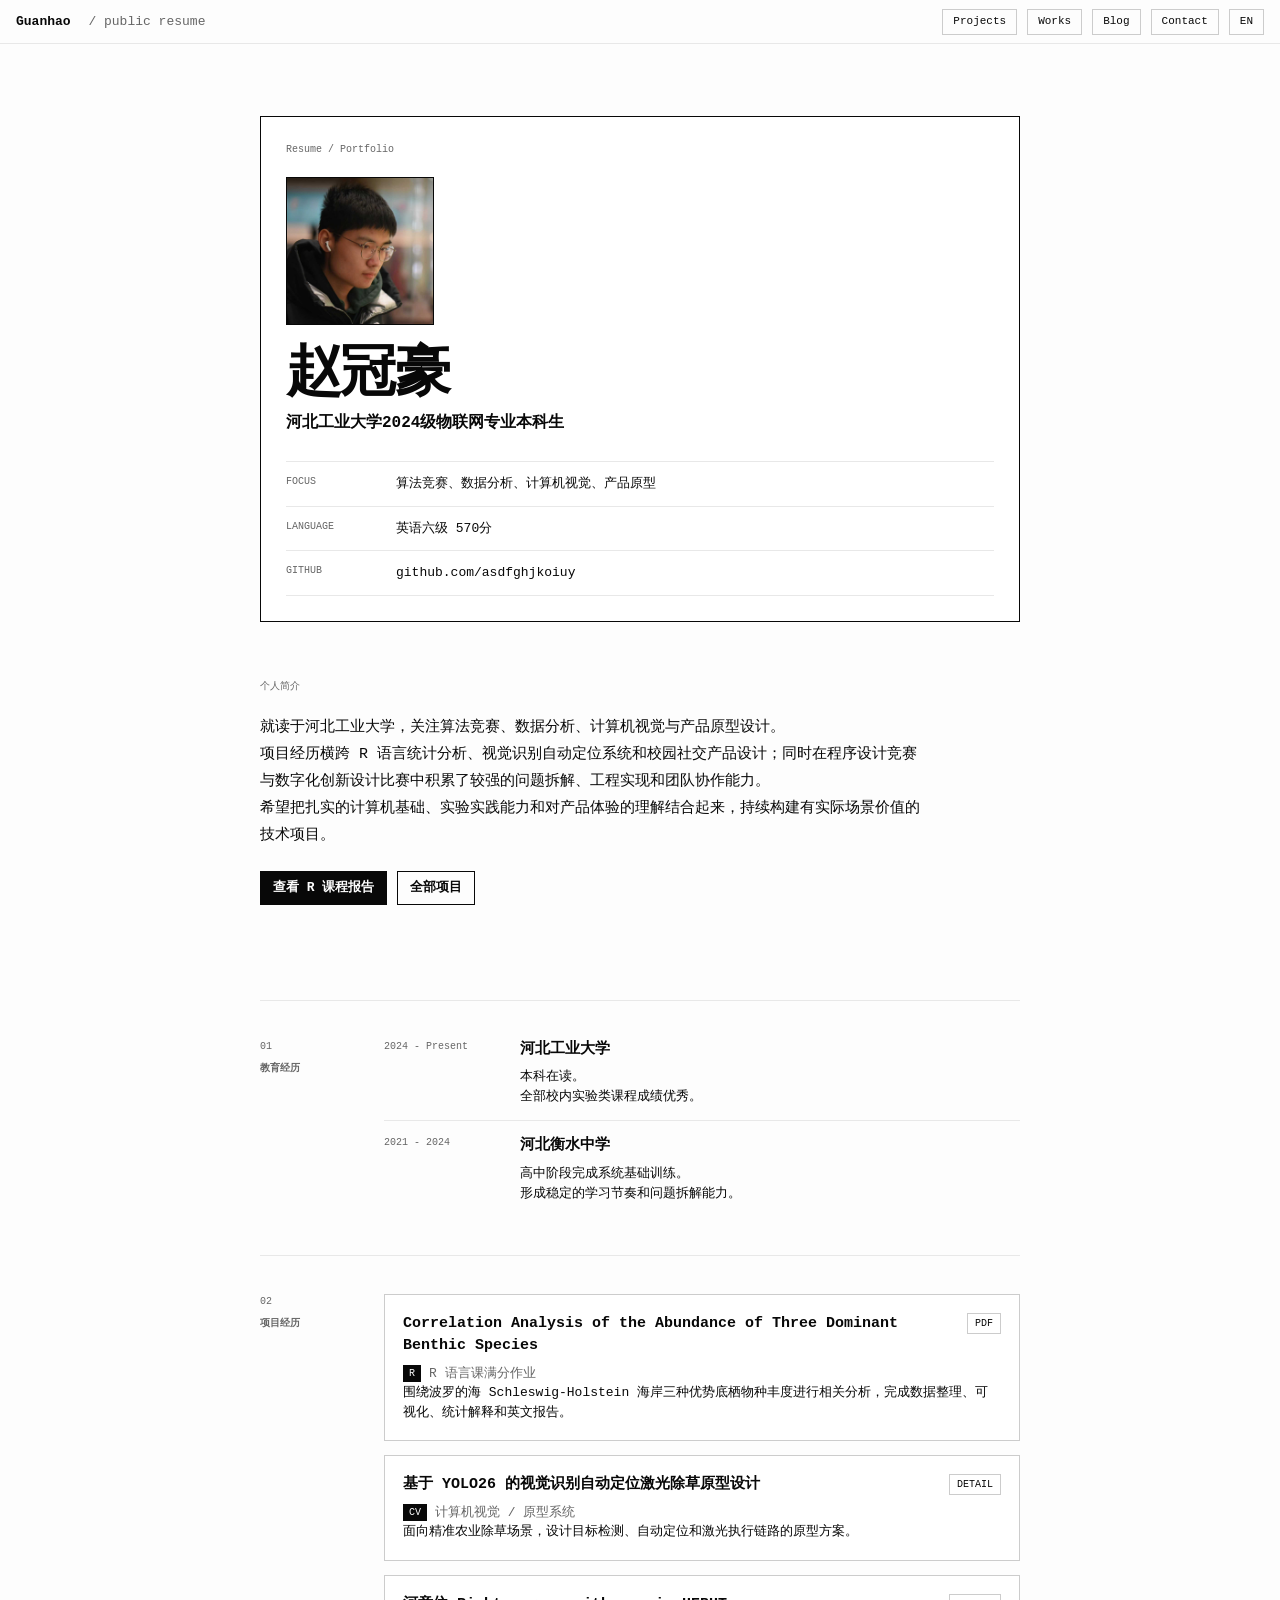
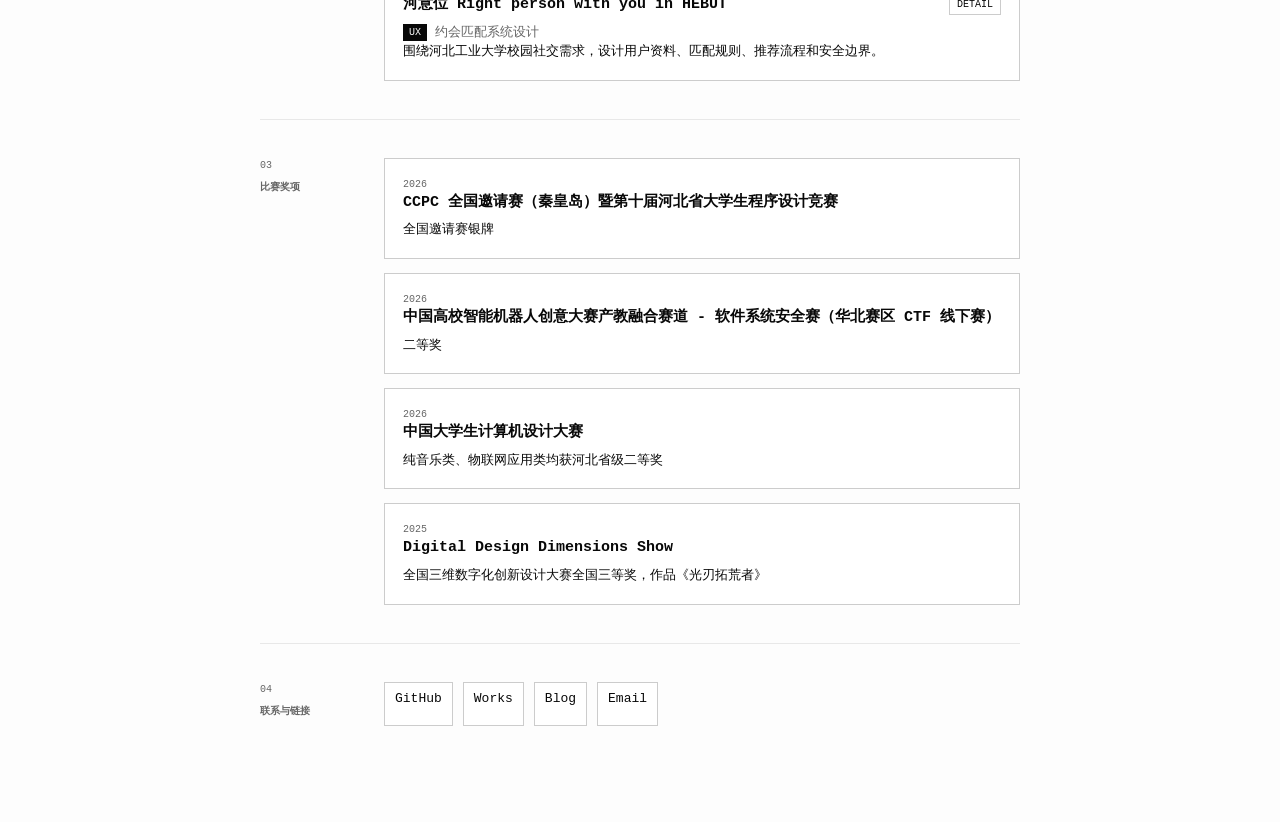
<file: index.html>
<!DOCTYPE html>
<html lang="zh-CN">
  <head>
    <meta charset="utf-8">
    <meta name="viewport" content="width=device-width, initial-scale=1">
    <title>Guanhao | Resume</title>
    <link rel="stylesheet" href="/styles/style.css">
  </head>
  <body>
    <header class="site-header">
      <a class="brand" href="/">Guanhao</a>
      <nav class="nav-links" aria-label="Primary navigation">
        <a href="#projects">Projects</a>
        <a href="/works/">Works</a>
        <a href="/blog/">Blog</a>
        <a href="mailto:245331@stu.hebut.edu.cn">Contact</a>
        <button class="lang-toggle" type="button" data-lang-toggle>EN</button>
      </nav>
    </header>

    <main class="cv-shell">
      <section class="intro-grid" aria-labelledby="intro-title">
        <aside class="identity-panel">
          <p class="label">Resume / Portfolio</p>
          <img class="avatar-photo" src="/assets/avatar.jpg" alt="Guanhao Zhao portrait">
          <h1 id="intro-title">
            <span data-lang="zh">赵冠豪</span>
            <span data-lang="en">Guanhao Zhao</span>
          </h1>
          <p class="identity-line">
            <span data-lang="zh">河北工业大学2024级物联网专业本科生</span>
            <span data-lang="en">2024 Cohort Undergraduate in Internet of Things Engineering, <br>Hebei University of Technology</span>
          </p>
          <dl class="quick-facts">
            <div>
              <dt>Focus</dt>
              <dd>
                <span data-lang="zh">算法竞赛、数据分析、计算机视觉、产品原型</span>
                <span data-lang="en">Competitive programming, data analysis, computer vision, product prototyping</span>
              </dd>
            </div>
            <div>
              <dt>Language</dt>
              <span data-lang="zh">英语六级 570分</span>
                <span data-lang="en">CET6 570</span>
            </div>
            <div>
              <dt>GitHub</dt>
              <dd><a href="https://github.com/asdfghjkoiuy">github.com/asdfghjkoiuy</a></dd>
            </div>
          </dl>
        </aside>

        <div class="intro-copy">
          <p class="label">
            <span data-lang="zh">个人简介</span>
            <span data-lang="en">Profile</span>
          </p>
          <p class="lead">
            <span data-lang="zh">
              就读于河北工业大学，关注算法竞赛、数据分析、计算机视觉与产品原型设计。<br>项目经历横跨 R 语言统计分析、视觉识别自动定位系统和校园社交产品设计；同时在程序设计竞赛与数字化创新设计比赛中积累了较强的问题拆解、工程实现和团队协作能力。<br>
希望把扎实的计算机基础、实验实践能力和对产品体验的理解结合起来，持续构建有实际场景价值的技术项目。
            </span>
            <span data-lang="en">
              I am an undergraduate student at Hebei University of Technology with interests in competitive programming, data analysis, computer vision, and product prototyping. <br>My work spans R-based statistical analysis, vision-based auto-positioning systems, and campus-oriented product design.<br> Through programming contests and digital innovation competitions, I have developed strong problem decomposition, implementation, and collaboration skills.
<br>I aim to combine solid computer science fundamentals, hands-on engineering practice, and product thinking to build technology projects with real-world value.
            </span>
          </p>
          <div class="action-row">
            <a class="primary-action" href="/assets/docs/RHomework_en.pdf">
              <span data-lang="zh">查看 R 课程报告</span>
              <span data-lang="en">View R report</span>
            </a>
            <a class="secondary-action" href="/works/">
              <span data-lang="zh">全部项目</span>
              <span data-lang="en">All works</span>
            </a>
          </div>
        </div>
      </section>

      <section class="cv-section" id="education" aria-labelledby="education-title">
        <div class="section-title">
          <span>01</span>
          <h2 id="education-title">
            <span data-lang="zh">教育经历</span>
            <span data-lang="en">Education</span>
          </h2>
        </div>
        <div class="timeline-list">
          <article class="timeline-item">
            <p class="time">2024 - Present</p>
            <div>
              <h3>
                <span data-lang="zh">河北工业大学</span>
                <span data-lang="en">Hebei University of Technology</span>
              </h3>
              <p>
                <span data-lang="zh">本科在读。<br>全部校内实验类课程成绩优秀。</span>
                <span data-lang="en">Undergraduate student.<br> Excellent performance in all on-campus laboratory courses.</span>
              </p>
            </div>
          </article>
          <article class="timeline-item">
            <p class="time">2021 - 2024</p>
            <div>
              <h3>
                <span data-lang="zh">河北衡水中学</span>
                <span data-lang="en">Hengshui High School, Hebei</span>
              </h3>
              <p>
                <span data-lang="zh">高中阶段完成系统基础训练。<br>形成稳定的学习节奏和问题拆解能力。</span>
                <span data-lang="en">Completed rigorous high-school training and developed disciplined learning and problem-solving habits.</span>
              </p>
            </div>
          </article>
        </div>
      </section>

      <section class="cv-section" id="projects" aria-labelledby="projects-title">
        <div class="section-title">
          <span>02</span>
          <h2 id="projects-title">
            <span data-lang="zh">项目经历</span>
            <span data-lang="en">Projects</span>
          </h2>
        </div>
        <div class="project-stack">
          <article class="project-entry">
            <div class="project-head">
              <h3>Correlation Analysis of the Abundance of Three Dominant Benthic Species</h3>
              <a href="/assets/docs/RHomework_en.pdf">PDF</a>
            </div>
            <p class="tag-line">
              <span>R</span>
              <span data-lang="zh">R 语言课满分作业</span>
              <span data-lang="en">Full-mark R coursework</span>
            </p>
            <p>
              <span data-lang="zh">
                围绕波罗的海 Schleswig-Holstein 海岸三种优势底栖物种丰度进行相关分析，完成数据整理、可视化、统计解释和英文报告。
              </span>
              <span data-lang="en">
                An R-based statistical report analyzing abundance correlations among three dominant benthic species along the Schleswig-Holstein coast of the Baltic Sea.
              </span>
            </p>
          </article>

          <article class="project-entry">
            <div class="project-head">
              <h3>
                <span data-lang="zh">基于 YOLO26 的视觉识别自动定位激光除草原型设计</span>
                <span data-lang="en">YOLO26-based Vision Recognition and Auto-positioning Laser Weeding Prototype</span>
              </h3>
              <a href="/works/#laser-weeding">Detail</a>
            </div>
            <p class="tag-line">
              <span>CV</span>
              <span data-lang="zh">计算机视觉 / 原型系统</span>
              <span data-lang="en">Computer vision / prototype system</span>
            </p>
            <p>
              <span data-lang="zh">
                面向精准农业除草场景，设计目标检测、自动定位和激光执行链路的原型方案。
              </span>
              <span data-lang="en">
                A precision-agriculture prototype concept connecting target detection, auto-positioning, and laser execution.
              </span>
            </p>
          </article>

          <article class="project-entry">
            <div class="project-head">
              <h3>河意位 Right person with you in HEBUT</h3>
              <a href="/works/#right-person">Detail</a>
            </div>
            <p class="tag-line">
              <span>UX</span>
              <span data-lang="zh">约会匹配系统设计</span>
              <span data-lang="en">Dating match system design</span>
            </p>
            <p>
              <span data-lang="zh">
                围绕河北工业大学校园社交需求，设计用户资料、匹配规则、推荐流程和安全边界。
              </span>
              <span data-lang="en">
                A HEBUT campus matching concept covering profile design, matching rules, recommendation flow, and safety boundaries.
              </span>
            </p>
          </article>
        </div>
      </section>

      <section class="cv-section" id="awards" aria-labelledby="awards-title">
        <div class="section-title">
          <span>03</span>
          <h2 id="awards-title">
            <span data-lang="zh">比赛奖项</span>
            <span data-lang="en">Awards</span>
          </h2>
        </div>
        <div class="award-grid">
          <article>
            <p class="time">2026</p>
            <h3>
              <span data-lang="zh">CCPC 全国邀请赛（秦皇岛）暨第十届河北省大学生程序设计竞赛</span>
              <span data-lang="en">CCPC National Invitational Contest (Qinhuangdao) & 10th Hebei Collegiate Programming Contest</span>
            </h3>
            <p>
              <span data-lang="zh">全国邀请赛银牌</span>
              <span data-lang="en">Silver Medal, National Invitational Contest</span>
            </p>
          </article>
          <article>
            <p class="time">2026</p>
            <h3>
              <span data-lang="zh">中国高校智能机器人创意大赛产教融合赛道 - 软件系统安全赛（华北赛区 CTF 线下赛）</span>
              <span data-lang="en">Chinese Collegiate Software Security System Competition, Industry-Education Integration Track (North China Regional On-site CTF)</span>
            </h3>
            <p>
              <span data-lang="zh">二等奖</span>
              <span data-lang="en">Second Prize</span>
            </p>
          </article>
          <article>
            <p class="time">2026</p>
            <h3>
              <a href="https://jsjds.blcu.edu.cn/info/1041/2754.htm">
                <span data-lang="zh">中国大学生计算机设计大赛</span>
                <span data-lang="en">Chinese Collegiate Computing Competition (4C)</span>
              </a>
            </h3>
            <p>
              <span data-lang="zh">纯音乐类、物联网应用类均获河北省级二等奖</span>
              <span data-lang="en">Hebei Provincial Second Prize in both Computer Music Creation (Pure Music) and IoT Application categories</span>
            </p>
          </article>
          <article>
            <p class="time">2025</p>
            <h3>Digital Design Dimensions Show</h3>
            <p>
              <span data-lang="zh">全国三维数字化创新设计大赛全国三等奖，作品《光刃拓荒者》</span>
              <span data-lang="en">National Third Prize, Digital Design Dimensions Show 2025, work: Lightblade Pioneer</span>
            </p>
          </article>
        </div>
      </section>

      <section class="cv-section compact-section" id="contact" aria-labelledby="contact-title">
        <div class="section-title">
          <span>04</span>
          <h2 id="contact-title">
            <span data-lang="zh">联系与链接</span>
            <span data-lang="en">Contact & Links</span>
          </h2>
        </div>
        <div class="link-row">
          <a href="https://github.com/asdfghjkoiuy">GitHub</a>
          <a href="/works/">Works</a>
          <a href="/blog/">Blog</a>
          <a href="mailto:245331@stu.hebut.edu.cn">Email</a>
        </div>
      </section>
    </main>

    <script src="/scripts/script.js"></script>
  </body>
</html>
</file>
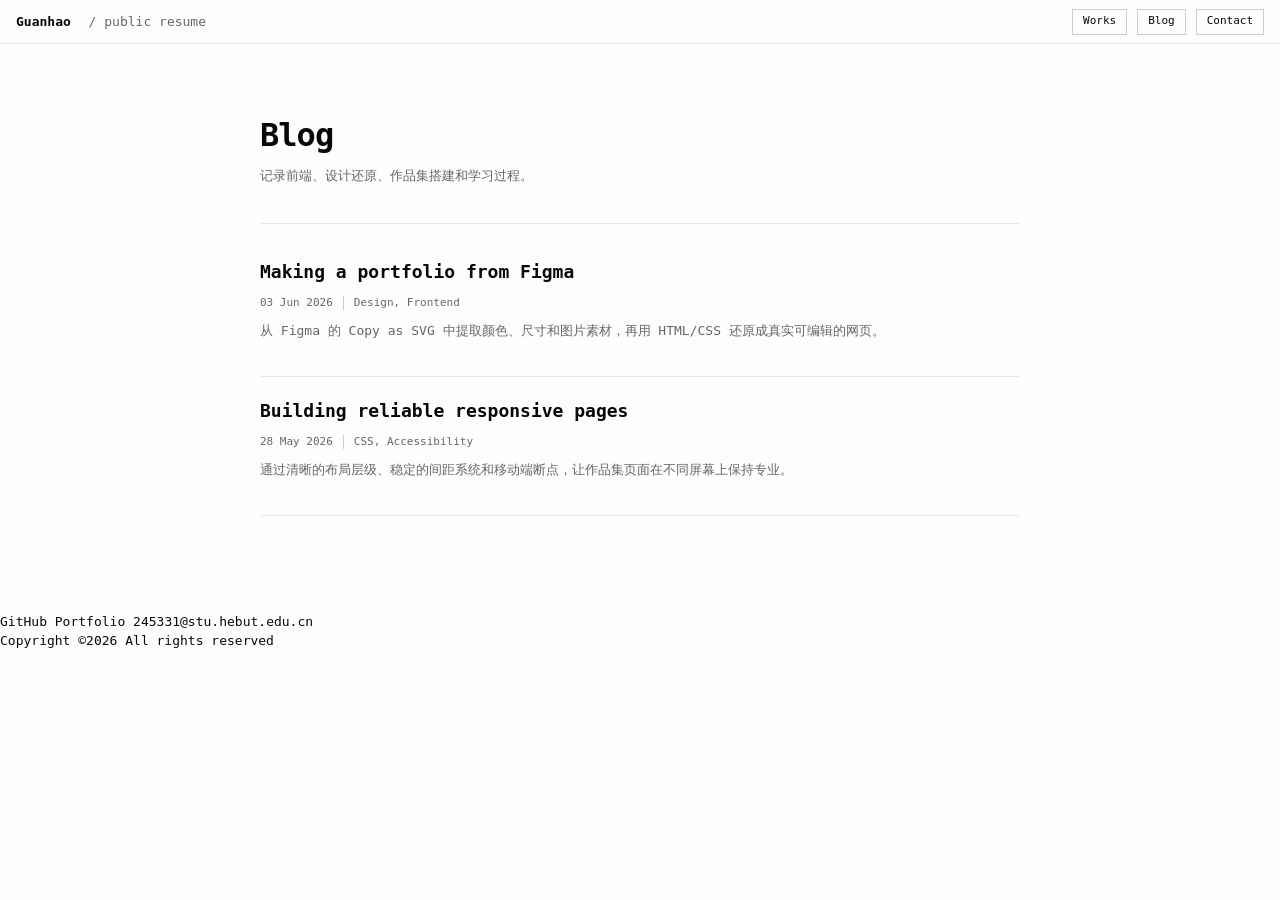
<file: blog/index.html>
<!DOCTYPE html>
<html lang="zh-CN">
  <head>
    <meta charset="utf-8">
    <meta name="viewport" content="width=device-width, initial-scale=1">
    <title>Blog | Guanhao</title>
    <link rel="stylesheet" href="/styles/style.css">
  </head>
  <body>
    <header class="site-header">
      <a class="brand" href="/">Guanhao</a>
      <nav class="nav-links" aria-label="Primary navigation">
        <a href="/works/">Works</a>
        <a href="/blog/">Blog</a>
        <a href="/#contact">Contact</a>
      </nav>
    </header>

    <main class="page-shell">
      <header class="page-title">
        <h1>Blog</h1>
        <p>记录前端、设计还原、作品集搭建和学习过程。</p>
      </header>

      <section class="article-list" aria-label="Blog posts">
        <article class="article-row">
          <a href="/blog/figma-to-portfolio/">
            <h2>Making a portfolio from Figma</h2>
            <p class="meta">03 Jun 2026 <span></span> Design, Frontend</p>
            <p>从 Figma 的 Copy as SVG 中提取颜色、尺寸和图片素材，再用 HTML/CSS 还原成真实可编辑的网页。</p>
          </a>
        </article>

        <article class="article-row">
          <a href="/blog/responsive-pages/">
            <h2>Building reliable responsive pages</h2>
            <p class="meta">28 May 2026 <span></span> CSS, Accessibility</p>
            <p>通过清晰的布局层级、稳定的间距系统和移动端断点，让作品集页面在不同屏幕上保持专业。</p>
          </a>
        </article>
      </section>
    </main>

    <footer class="site-footer">
      <div class="social-links" aria-label="Social links">
        <a href="https://github.com/asdfghjkoiuy">GitHub</a>
        <a href="/">Portfolio</a>
        <a href="mailto:245331@stu.hebut.edu.cn">245331@stu.hebut.edu.cn</a>
      </div>
      <p>Copyright ©2026 All rights reserved</p>
    </footer>
  </body>
</html>
</file>
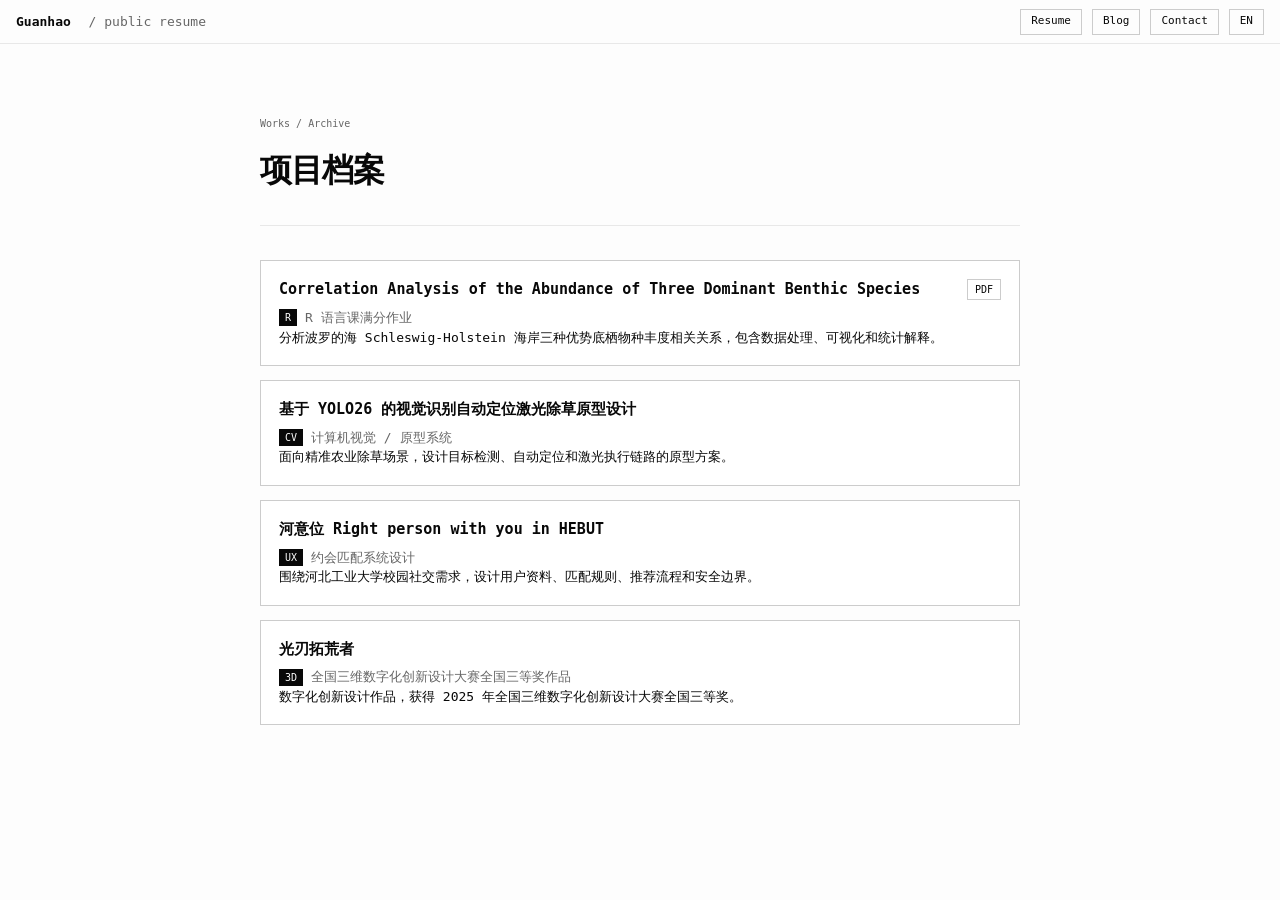
<file: works/index.html>
<!DOCTYPE html>
<html lang="zh-CN">
  <head>
    <meta charset="utf-8">
    <meta name="viewport" content="width=device-width, initial-scale=1">
    <title>Works | Guanhao</title>
    <link rel="stylesheet" href="/styles/style.css">
  </head>
  <body>
    <header class="site-header">
      <a class="brand" href="/">Guanhao</a>
      <nav class="nav-links" aria-label="Primary navigation">
        <a href="/">Resume</a>
        <a href="/blog/">Blog</a>
        <a href="/#contact">Contact</a>
        <button class="lang-toggle" type="button" data-lang-toggle>EN</button>
      </nav>
    </header>

    <main class="page-shell">
      <header class="page-title">
        <p class="label">Works / Archive</p>
        <h1>
          <span data-lang="zh">项目档案</span>
          <span data-lang="en">Project Archive</span>
        </h1>
      </header>

      <section class="project-stack">
        <article class="project-entry" id="benthic-analysis">
          <div class="project-head">
            <h3>Correlation Analysis of the Abundance of Three Dominant Benthic Species</h3>
            <a href="/assets/docs/RHomework_en.pdf">PDF</a>
          </div>
          <p class="tag-line">
            <span>R</span>
            <span data-lang="zh">R 语言课满分作业</span>
            <span data-lang="en">Full-mark R coursework</span>
          </p>
          <p>
            <span data-lang="zh">分析波罗的海 Schleswig-Holstein 海岸三种优势底栖物种丰度相关关系，包含数据处理、可视化和统计解释。</span>
            <span data-lang="en">An R report on abundance correlations among three dominant benthic species along the Schleswig-Holstein coast of the Baltic Sea.</span>
          </p>
        </article>

        <article class="project-entry" id="laser-weeding">
          <div class="project-head">
            <h3>
              <span data-lang="zh">基于 YOLO26 的视觉识别自动定位激光除草原型设计</span>
              <span data-lang="en">YOLO26-based Laser Weeding Prototype</span>
            </h3>
          </div>
          <p class="tag-line">
            <span>CV</span>
            <span data-lang="zh">计算机视觉 / 原型系统</span>
            <span data-lang="en">Computer vision / prototype system</span>
          </p>
          <p>
            <span data-lang="zh">面向精准农业除草场景，设计目标检测、自动定位和激光执行链路的原型方案。</span>
            <span data-lang="en">A precision-agriculture prototype concept connecting target detection, auto-positioning, and laser execution.</span>
          </p>
        </article>

        <article class="project-entry" id="right-person">
          <div class="project-head">
            <h3>河意位 Right person with you in HEBUT</h3>
          </div>
          <p class="tag-line">
            <span>UX</span>
            <span data-lang="zh">约会匹配系统设计</span>
            <span data-lang="en">Dating match system design</span>
          </p>
          <p>
            <span data-lang="zh">围绕河北工业大学校园社交需求，设计用户资料、匹配规则、推荐流程和安全边界。</span>
            <span data-lang="en">A HEBUT campus matching concept covering profiles, matching rules, recommendation flow, and safety boundaries.</span>
          </p>
        </article>

        <article class="project-entry" id="lightblade-pioneer">
          <div class="project-head">
            <h3>
              <span data-lang="zh">光刃拓荒者</span>
              <span data-lang="en">Lightblade Pioneer</span>
            </h3>
          </div>
          <p class="tag-line">
            <span>3D</span>
            <span data-lang="zh">全国三维数字化创新设计大赛全国三等奖作品</span>
            <span data-lang="en">National Third Prize, Digital Design Dimensions Show 2025</span>
          </p>
          <p>
            <span data-lang="zh">数字化创新设计作品，获得 2025 年全国三维数字化创新设计大赛全国三等奖。</span>
            <span data-lang="en">A digital innovation design project awarded National Third Prize in 2025.</span>
          </p>
        </article>
      </section>
    </main>
    <script src="/scripts/script.js"></script>
  </body>
</html>
</file>
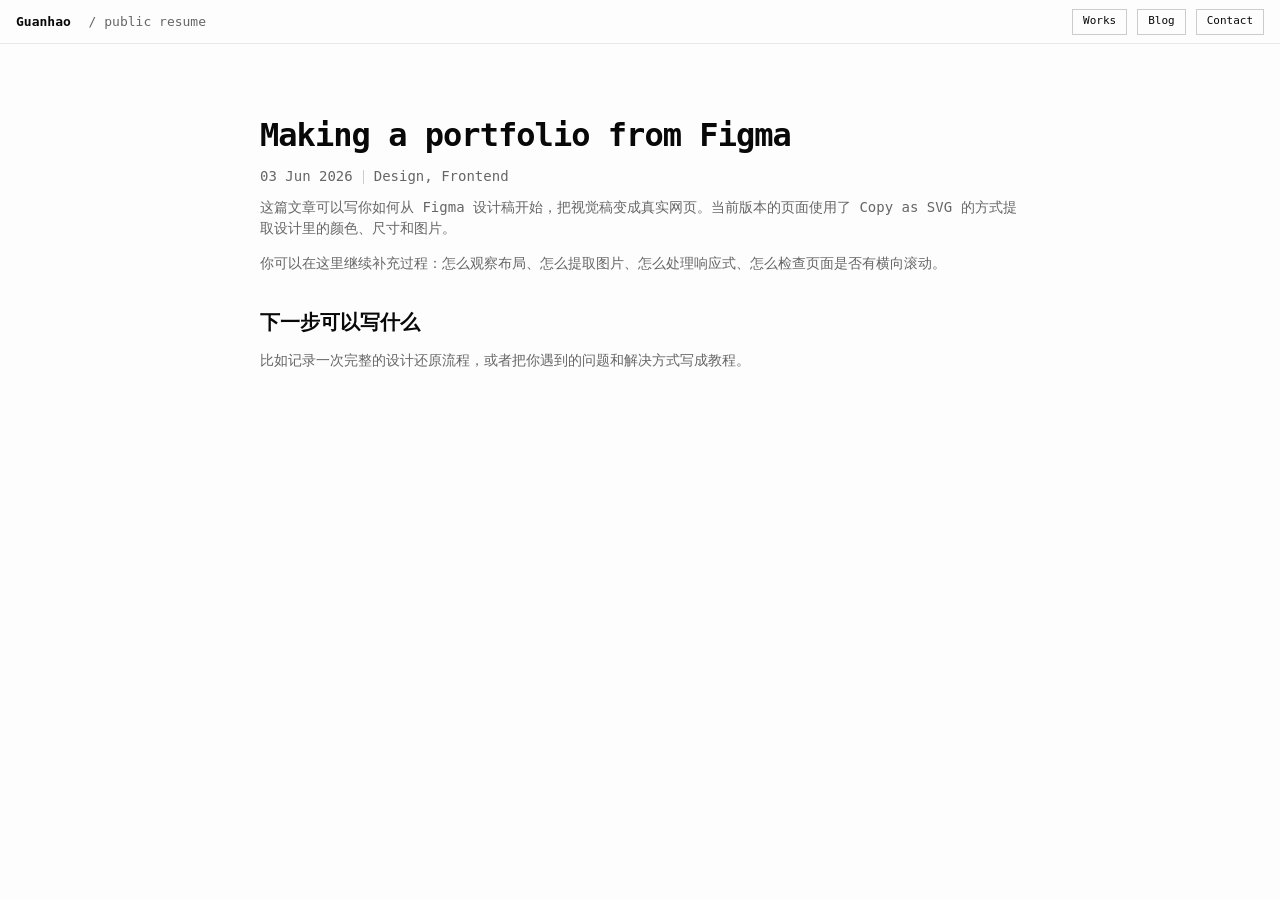
<file: blog/figma-to-portfolio/index.html>
<!DOCTYPE html>
<html lang="zh-CN">
  <head>
    <meta charset="utf-8">
    <meta name="viewport" content="width=device-width, initial-scale=1">
    <title>Making a portfolio from Figma | Guanhao</title>
    <link rel="stylesheet" href="/styles/style.css">
  </head>
  <body>
    <header class="site-header">
      <a class="brand" href="/">Guanhao</a>
      <nav class="nav-links" aria-label="Primary navigation">
        <a href="/works/">Works</a>
        <a href="/blog/">Blog</a>
        <a href="/#contact">Contact</a>
      </nav>
    </header>

    <main class="article-shell">
      <article>
        <header class="article-header">
          <h1>Making a portfolio from Figma</h1>
          <p class="meta">03 Jun 2026 <span></span> Design, Frontend</p>
        </header>

        <p>
          这篇文章可以写你如何从 Figma 设计稿开始，把视觉稿变成真实网页。当前版本的页面使用了 Copy as SVG 的方式提取设计里的颜色、尺寸和图片。
        </p>
        <p>
          你可以在这里继续补充过程：怎么观察布局、怎么提取图片、怎么处理响应式、怎么检查页面是否有横向滚动。
        </p>
        <h2>下一步可以写什么</h2>
        <p>
          比如记录一次完整的设计还原流程，或者把你遇到的问题和解决方式写成教程。
        </p>
      </article>
    </main>
  </body>
</html>
</file>
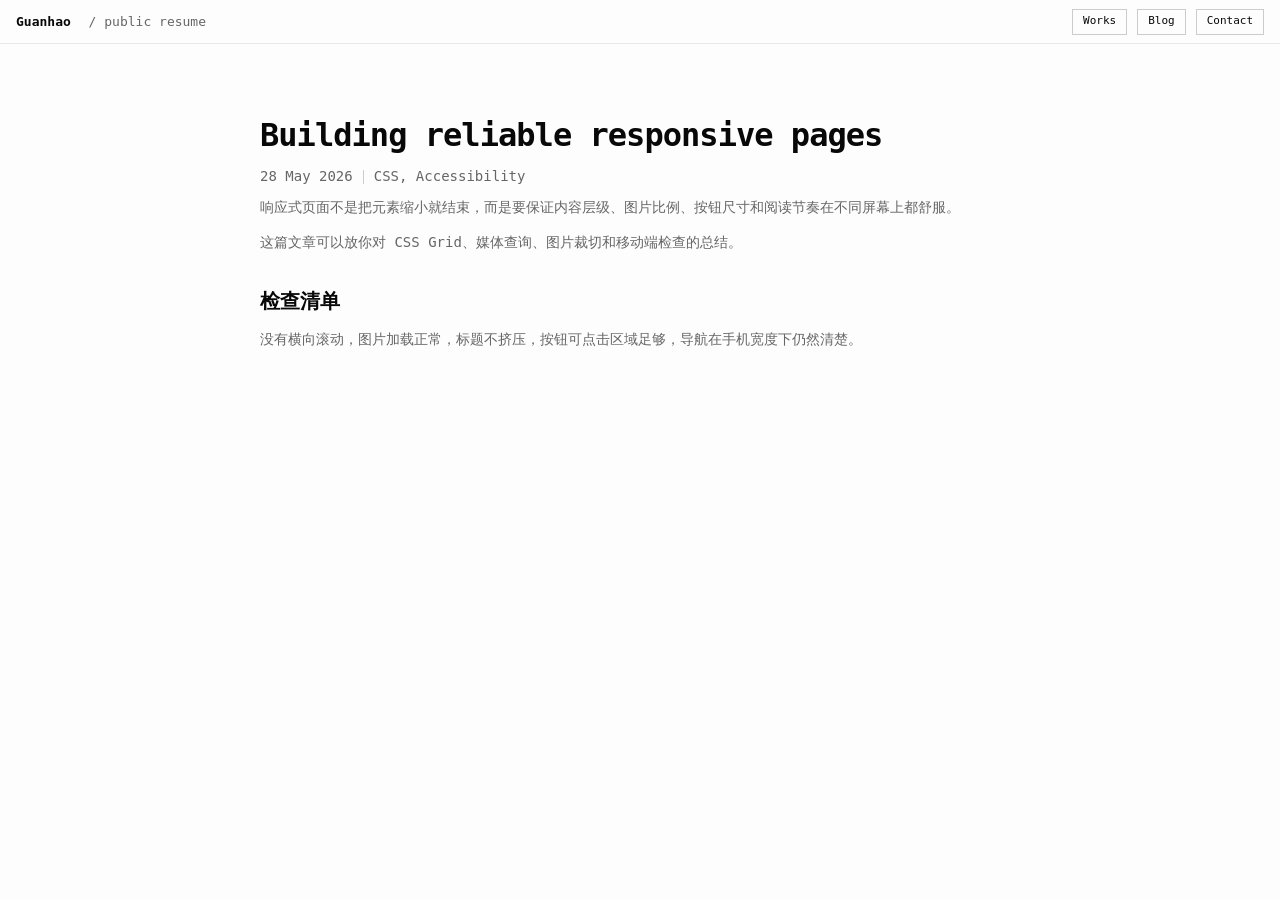
<file: blog/responsive-pages/index.html>
<!DOCTYPE html>
<html lang="zh-CN">
  <head>
    <meta charset="utf-8">
    <meta name="viewport" content="width=device-width, initial-scale=1">
    <title>Building reliable responsive pages | Guanhao</title>
    <link rel="stylesheet" href="/styles/style.css">
  </head>
  <body>
    <header class="site-header">
      <a class="brand" href="/">Guanhao</a>
      <nav class="nav-links" aria-label="Primary navigation">
        <a href="/works/">Works</a>
        <a href="/blog/">Blog</a>
        <a href="/#contact">Contact</a>
      </nav>
    </header>

    <main class="article-shell">
      <article>
        <header class="article-header">
          <h1>Building reliable responsive pages</h1>
          <p class="meta">28 May 2026 <span></span> CSS, Accessibility</p>
        </header>

        <p>
          响应式页面不是把元素缩小就结束，而是要保证内容层级、图片比例、按钮尺寸和阅读节奏在不同屏幕上都舒服。
        </p>
        <p>
          这篇文章可以放你对 CSS Grid、媒体查询、图片裁切和移动端检查的总结。
        </p>
        <h2>检查清单</h2>
        <p>
          没有横向滚动，图片加载正常，标题不挤压，按钮可点击区域足够，导航在手机宽度下仍然清楚。
        </p>
      </article>
    </main>
  </body>
</html>
</file>
<file: styles/style.css>
:root {
  color-scheme: light;
  --fg: #080808;
  --muted: #666666;
  --line: #cccccc;
  --line-soft: #e8e8e8;
  --bg: #fdfdfd;
  --panel: #ffffff;
  --danger: #aa0000;
}

* {
  box-sizing: border-box;
}

html {
  background: var(--bg);
  scroll-behavior: smooth;
}

body {
  margin: 0;
  min-height: 100vh;
  color: var(--fg);
  background: var(--bg);
  font-family: "SFMono-Regular", "Cascadia Mono", "IBM Plex Mono", "Menlo", "Consolas", "PingFang SC", monospace;
  font-size: 13px;
  line-height: 1.5;
}

a {
  color: inherit;
  text-decoration: none;
}

a:hover {
  text-decoration: underline;
  text-underline-offset: 3px;
}

[hidden] {
  display: none !important;
}

[data-lang="en"] {
  display: none;
}

html[lang="en"] [data-lang="zh"] {
  display: none;
}

html[lang="en"] [data-lang="en"] {
  display: inline;
}

.site-header {
  position: sticky;
  top: 0;
  z-index: 20;
  display: flex;
  align-items: center;
  justify-content: space-between;
  height: 44px;
  padding: 0 16px;
  border-bottom: 1px solid var(--line-soft);
  background: var(--bg);
}

.brand {
  font-weight: 700;
}

.brand::after {
  content: " / public resume";
  margin-left: 10px;
  color: var(--muted);
  font-weight: 400;
}

.nav-links {
  display: flex;
  align-items: center;
  gap: 10px;
}

.nav-links a,
.lang-toggle {
  height: 26px;
  padding: 3px 10px;
  border: 1px solid var(--line);
  background: transparent;
  color: var(--fg);
  font: inherit;
  font-size: 11px;
  cursor: pointer;
}

.nav-links a:hover,
.lang-toggle:hover {
  background: var(--fg);
  color: var(--bg);
  text-decoration: none;
}

.cv-shell {
  width: min(760px, calc(100% - 32px));
  margin: 0 auto;
  padding: 72px 0 96px;
}

.intro-grid {
  display: grid;
  gap: 32px;
  margin-bottom: 70px;
}

.identity-panel {
  border: 1px solid var(--fg);
  background: var(--panel);
}

.identity-panel,
.intro-copy {
  padding: 25px;
}

.label {
  margin: 0 0 20px;
  color: var(--muted);
  font-size: 10px;
  line-height: 1.5;
}

h1,
h2,
h3,
p {
  margin-top: 0;
}

.identity-panel h1 {
  margin-bottom: 8px;
  font-size: clamp(32px, 8vw, 56px);
  line-height: 1;
  letter-spacing: -0.03em;
}

.avatar-photo {
  display: block;
  width: 148px;
  height: 148px;
  margin-bottom: 22px;
  border: 1px solid var(--fg);
  object-fit: cover;
  object-position: 20% center;
}

.identity-line {
  margin-bottom: 26px;
  color: var(--fg);
  font-size: 16px;
  font-weight: 700;
}

.quick-facts {
  display: grid;
  gap: 0;
  margin: 0;
  border-top: 1px solid var(--line-soft);
}

.quick-facts div {
  display: grid;
  grid-template-columns: 92px minmax(0, 1fr);
  gap: 18px;
  padding: 12px 0;
  border-bottom: 1px solid var(--line-soft);
}

.quick-facts dt {
  color: var(--muted);
  font-size: 10px;
  text-transform: uppercase;
}

.quick-facts dd {
  margin: 0;
  overflow-wrap: anywhere;
}

.intro-copy {
  padding-left: 0;
  padding-right: 0;
}

.lead {
  max-width: 660px;
  margin-bottom: 22px;
  font-size: 15px;
  line-height: 1.8;
}

.action-row {
  display: flex;
  flex-wrap: wrap;
  gap: 10px;
}

.primary-action,
.secondary-action {
  display: inline-flex;
  align-items: center;
  min-height: 34px;
  padding: 0 12px;
  border: 1px solid var(--fg);
  font-weight: 700;
}

.primary-action {
  color: var(--bg);
  background: var(--fg);
}

.secondary-action {
  color: var(--fg);
  background: transparent;
}

.primary-action:hover {
  color: var(--bg);
}

.secondary-action:hover {
  background: var(--fg);
  color: var(--bg);
  text-decoration: none;
}

.cv-section {
  display: grid;
  grid-template-columns: 96px minmax(0, 1fr);
  gap: 28px;
  padding: 38px 0;
  border-top: 1px solid var(--line-soft);
}

.compact-section {
  padding-bottom: 0;
}

.section-title {
  position: sticky;
  top: 64px;
  align-self: start;
}

.section-title span:first-child {
  display: block;
  margin-bottom: 8px;
  color: var(--muted);
  font-size: 10px;
}

.section-title h2 {
  margin: 0;
  font-size: 13px;
  line-height: 1.3;
}

.timeline-list,
.project-stack,
.award-grid {
  display: grid;
  gap: 14px;
}

.timeline-item {
  display: grid;
  grid-template-columns: 116px minmax(0, 1fr);
  gap: 20px;
  padding-bottom: 14px;
  border-bottom: 1px solid var(--line-soft);
}

.timeline-item:last-child {
  border-bottom: 0;
}

.time {
  margin: 0;
  color: var(--muted);
  font-size: 10px;
}

.timeline-item h3,
.project-entry h3,
.award-grid h3 {
  margin-bottom: 7px;
  font-size: 15px;
  line-height: 1.45;
}

.timeline-item p,
.project-entry p,
.award-grid p {
  margin-bottom: 0;
}

.project-entry,
.award-grid article {
  padding: 18px;
  border: 1px solid var(--line);
  background: var(--panel);
}

.project-head {
  display: flex;
  justify-content: space-between;
  align-items: flex-start;
  gap: 18px;
}

.project-head a {
  flex: 0 0 auto;
  padding: 2px 7px;
  border: 1px solid var(--line);
  color: var(--fg);
  font-size: 10px;
  text-transform: uppercase;
}

.project-head a:hover {
  background: var(--fg);
  color: var(--bg);
  text-decoration: none;
}

.tag-line {
  display: flex;
  flex-wrap: wrap;
  gap: 8px;
  align-items: center;
  margin-bottom: 11px;
  color: var(--muted);
}

.tag-line span:first-child {
  padding: 1px 6px;
  color: var(--bg);
  background: var(--fg);
  font-size: 10px;
}

.award-grid {
  grid-template-columns: 1fr;
}

.link-row {
  display: flex;
  flex-wrap: wrap;
  gap: 10px;
}

.link-row a {
  min-height: 32px;
  padding: 6px 10px;
  border: 1px solid var(--line);
  background: var(--panel);
}

.link-row a:hover {
  background: var(--fg);
  color: var(--bg);
  text-decoration: none;
}

.page-shell,
.article-shell {
  width: min(760px, calc(100% - 32px));
  margin: 0 auto;
  padding: 72px 0 96px;
}

.page-title {
  margin-bottom: 34px;
  padding-bottom: 24px;
  border-bottom: 1px solid var(--line-soft);
}

.page-title h1,
.article-header h1 {
  margin-bottom: 12px;
  font-size: 32px;
  line-height: 1.2;
  letter-spacing: -0.03em;
}

.page-title p,
.article-row p,
.article-shell p {
  color: var(--muted);
}

.article-list {
  display: grid;
  gap: 20px;
}

.article-row {
  padding-bottom: 22px;
  border-bottom: 1px solid var(--line-soft);
}

.article-row h2 {
  margin-bottom: 10px;
  font-size: 18px;
}

.meta {
  display: flex;
  flex-wrap: wrap;
  gap: 10px;
  align-items: center;
  margin-bottom: 10px;
  color: var(--muted);
  font-size: 11px;
}

.meta span {
  width: 1px;
  height: 14px;
  background: var(--line);
}

.article-shell p {
  font-size: 14px;
}

.article-shell h2 {
  margin: 34px 0 12px;
}

@media (max-width: 680px) {
  .site-header {
    height: auto;
    min-height: 44px;
    align-items: flex-start;
    gap: 12px;
    padding: 10px 12px;
  }

  .brand::after {
    content: "";
  }

  .nav-links {
    justify-content: flex-end;
    flex-wrap: wrap;
    gap: 8px;
  }

  .cv-shell,
  .page-shell,
  .article-shell {
    width: min(100% - 24px, 760px);
    padding-top: 44px;
  }

  .cv-section {
    grid-template-columns: 1fr;
    gap: 16px;
    padding: 30px 0;
  }

  .section-title {
    position: static;
  }

  .quick-facts div,
  .timeline-item,
  .project-head {
    grid-template-columns: 1fr;
  }

  .project-head {
    display: grid;
  }

  .identity-panel,
  .intro-copy,
  .project-entry,
  .award-grid article {
    padding: 16px;
  }

  .intro-copy {
    padding-left: 0;
    padding-right: 0;
  }
}
</file>
